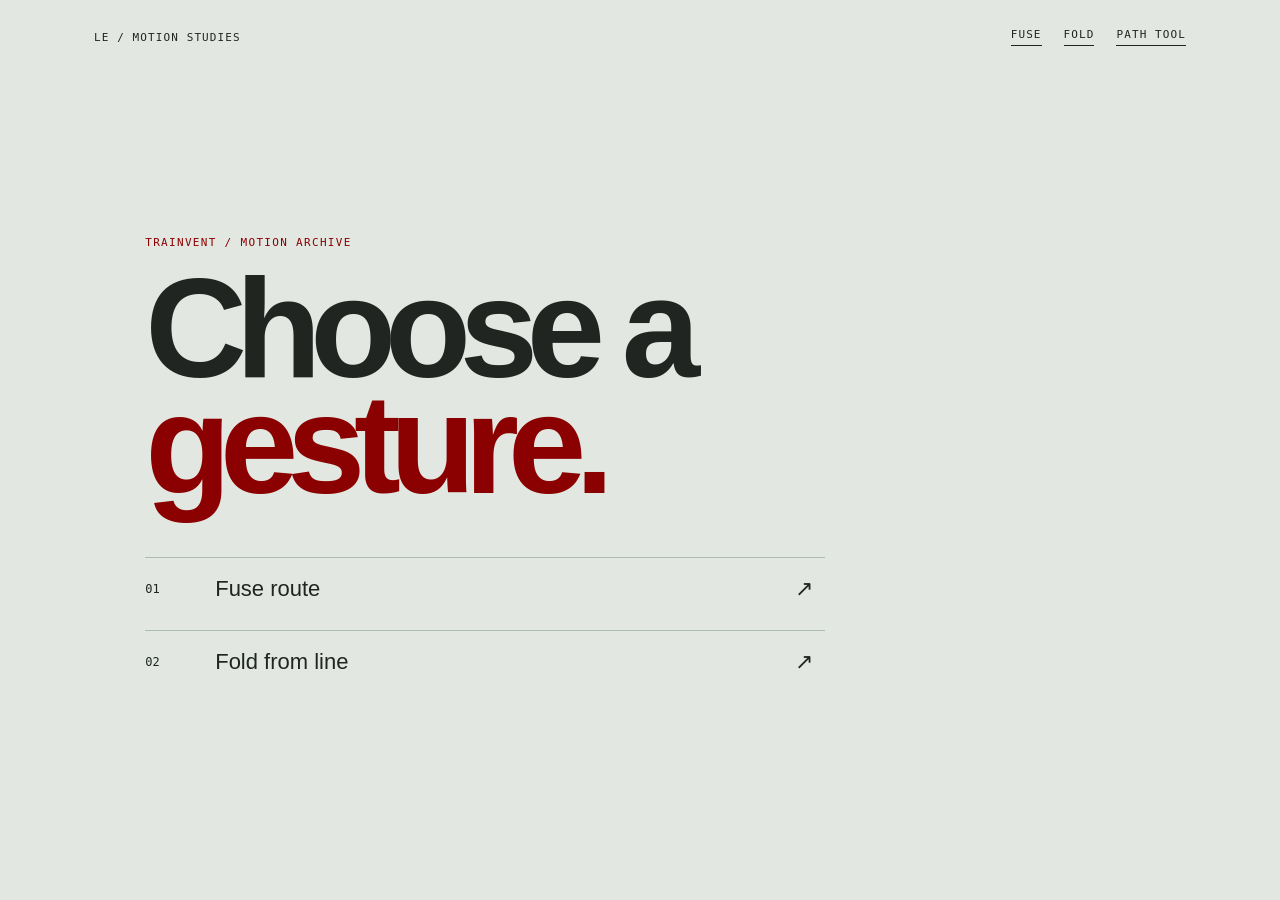
<file: index.html>
<!doctype html>
<html lang="en">
  <head>
    <meta charset="UTF-8" />
    <meta name="viewport" content="width=device-width, initial-scale=1.0" />
    <title>Le Logo | Motion Studies</title>
    <link rel="stylesheet" href="./home.css" />
  </head>
  <body>
    <main>
      <nav><a href="./">LE / MOTION STUDIES</a><span><a href="./fuse/">FUSE</a><a href="./fold/">FOLD</a><a href="./path-tool/">PATH TOOL</a></span></nav>
      <section>
        <p>TRAINVENT / MOTION ARCHIVE</p>
        <h1>Choose a<br /><em>gesture.</em></h1>
        <div class="choices">
          <a href="./fuse/"><strong>01</strong><span>Fuse route</span><b>↗</b></a>
          <a href="./fold/"><strong>02</strong><span>Fold from line</span><b>↗</b></a>
        </div>
      </section>
    </main>
  </body>
</html>
</file>
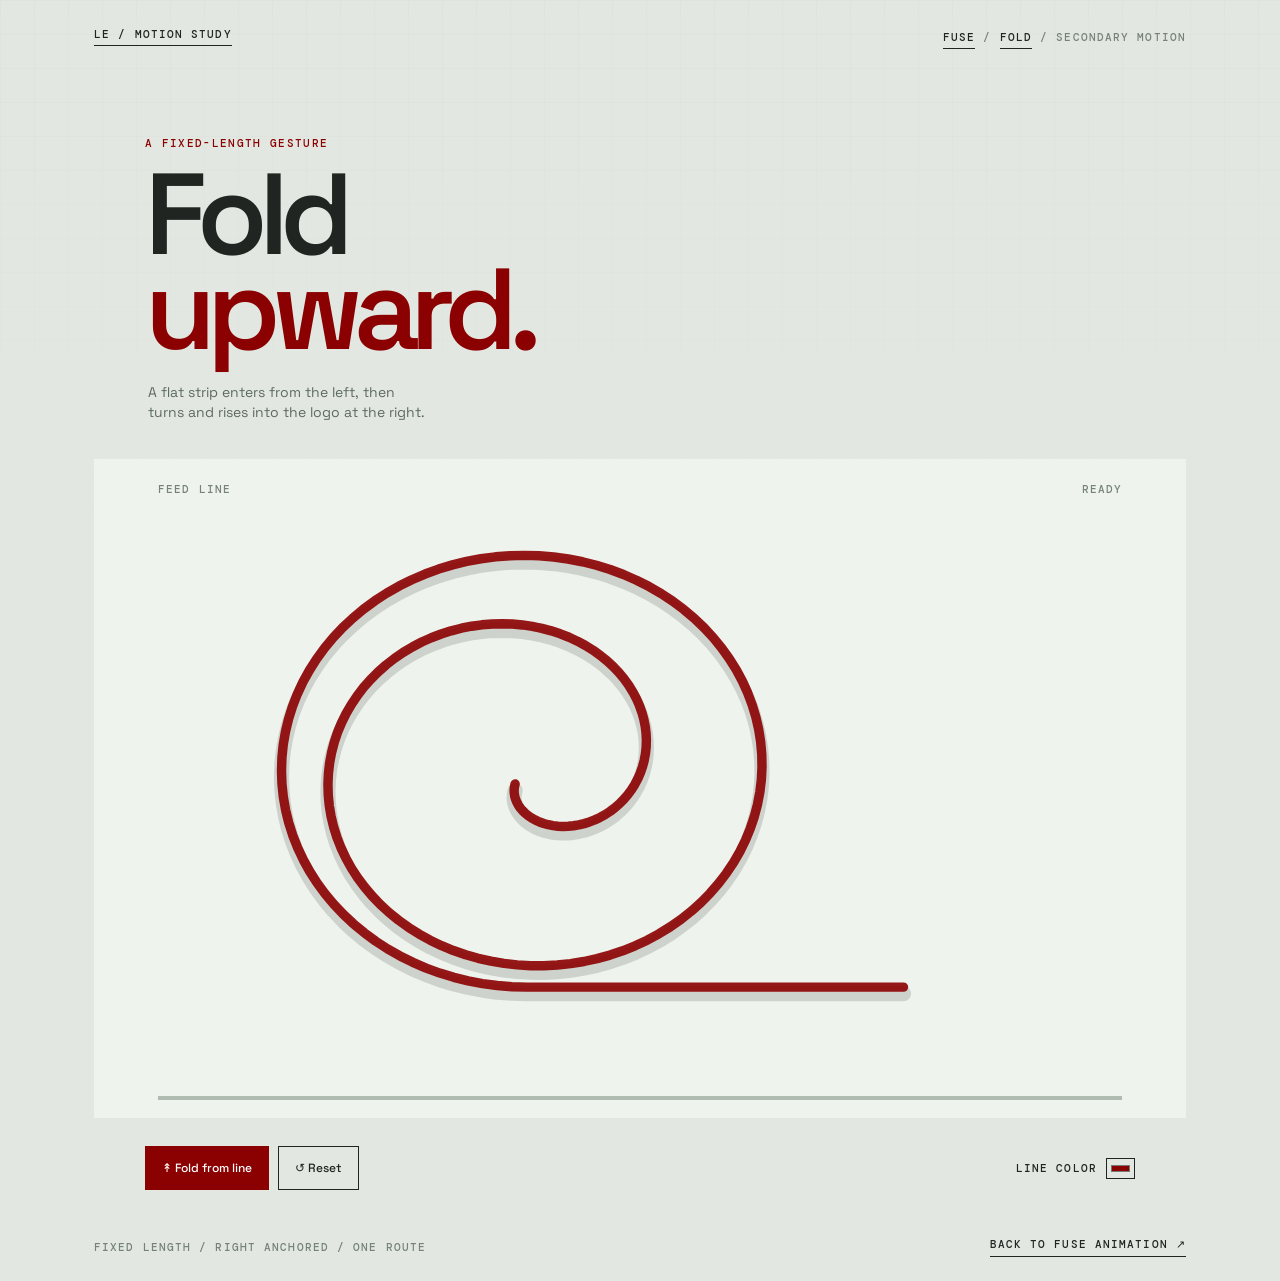
<file: fold/index.html>
<!doctype html>
<html lang="en">
  <head>
    <meta charset="UTF-8" />
    <meta name="viewport" content="width=device-width, initial-scale=1.0" />
    <title>Le Logo | Fold Study</title>
    <link rel="preconnect" href="https://fonts.googleapis.com" />
    <link rel="preconnect" href="https://fonts.gstatic.com" crossorigin />
    <link href="https://fonts.googleapis.com/css2?family=DM+Mono:wght@400;500&family=Space+Grotesk:wght@400;500;600;700&display=swap" rel="stylesheet" />
    <link rel="stylesheet" href="./style.css?v=7" />
  </head>
  <body>
    <main class="fold-page">
      <nav><a href="../">LE / MOTION STUDY</a><span><a href="../fuse/">FUSE</a> / <a href="./">FOLD</a> / SECONDARY MOTION</span></nav>
      <header>
        <p class="eyebrow">A fixed-length gesture</p>
        <h1>Fold<br /><em>upward.</em></h1>
        <p class="lede">A flat strip enters from the left, then turns and rises into the logo at the right.</p>
      </header>
      <section class="fold-stage" aria-label="Logo folding from a horizontal line">
        <div class="stage-label"><span>FEED LINE</span><span id="state">READY</span></div>
        <svg id="fold-canvas" viewBox="0 0 900 620" role="img" aria-label="A horizontal line feeding a logo that folds upward on the right">
          <path id="line-shadow" />
          <path id="line-pulse" />
          <g id="logo-art" class="route-source" transform="translate(729 520) scale(.32)">
            <g id="logo-fold">
              <path class="logo-guide" d="M450 9.45 L831.5275 670.275 L68.4725 670.275 Z" />
              <path class="logo-guide" d="M548.3474 179.7927 L634.8327 670.275 L166.8199 499.9323 Z" />
              <path class="logo-guide" d="M570.641 306.2257 L514.1917 626.3653 L265.1673 417.409 Z" />
              <path class="logo-guide" d="M556.0899 388.749 L450 572.502 L343.9101 388.749 Z" />
              <path id="fold-route" d="M450 9.45 L166.8199 499.9323 L265.1673 417.409 L450 572.502 L343.9101 388.749 L556.0899 388.749 L450 572.502 L514.1917 626.3653 L556.0899 388.749 L570.641 306.2257 L343.9101 388.749 L265.1673 417.409 L548.3474 179.7927 L570.641 306.2257 L634.8327 670.275 L514.1917 626.3653 L166.8199 499.9323 L68.4725 670.275 L634.8327 670.275 L831.5275 670.275 L548.3474 179.7927 L450 9.45 A445 445 0 0 0 68.4725 670.275 A445 445 0 0 0 831.5275 670.275 A445 445 0 0 0 450 9.45" />
            </g>
          </g>
        </svg>
        <div class="progress-track"><span id="progress"></span></div>
      </section>
      <section class="controls">
        <button id="fold" class="primary" type="button">↟ Fold from line</button>
        <button id="reset" type="button">↺ Reset</button>
        <label for="color">Line color <input id="color" type="color" value="#8b0000" /></label>
      </section>
      <footer><span>Fixed length / right anchored / one route</span><a href="../fuse/">Back to fuse animation ↗</a></footer>
    </main>
    <script src="https://cdn.jsdelivr.net/npm/gsap@3.12.7/dist/gsap.min.js"></script>
    <script src="./app.js"></script>
  </body>
</html>
</file>
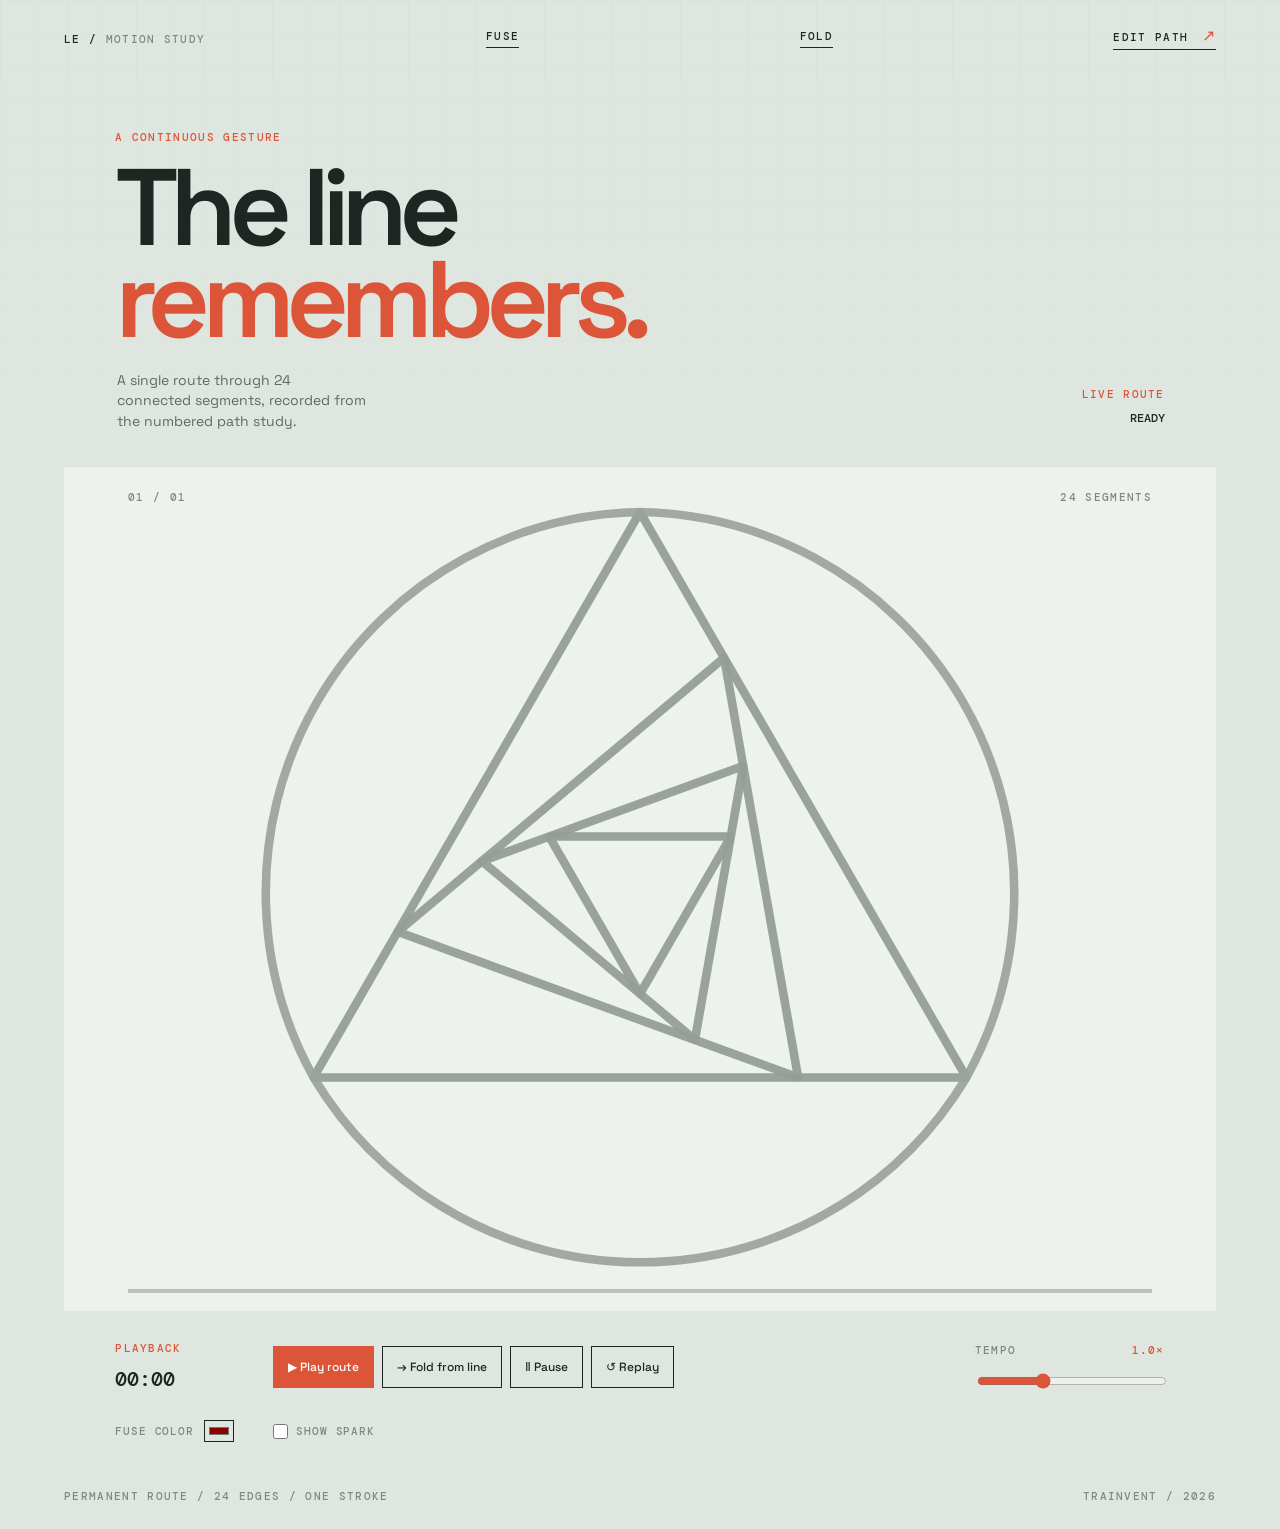
<file: fuse/index.html>
<!doctype html>
<html lang="en">
  <head>
    <meta charset="UTF-8" />
    <meta name="viewport" content="width=device-width, initial-scale=1.0" />
    <title>Le Logo | Motion Study</title>
    <link rel="preconnect" href="https://fonts.googleapis.com" />
    <link rel="preconnect" href="https://fonts.gstatic.com" crossorigin />
    <link href="https://fonts.googleapis.com/css2?family=DM+Mono:wght@400;500&family=Space+Grotesk:wght@400;500;600;700&display=swap" rel="stylesheet" />
    <link rel="stylesheet" href="./style.css" />
  </head>
  <body>
    <main class="motion-page">
      <nav class="topbar">
        <a class="brand" href="../">LE / <span>MOTION STUDY</span></a>
        <a class="tool-link" href="../fuse/">Fuse</a>
        <a class="tool-link" href="../fold/">Fold</a>
        <a class="tool-link" href="../path-tool/">Edit path <span aria-hidden="true">↗</span></a>
      </nav>

      <section class="hero">
        <div class="hero-copy">
          <p class="eyebrow">A continuous gesture</p>
          <h1>The line<br /><em>remembers.</em></h1>
          <p class="lede">A single route through 24 connected segments, recorded from the numbered path study.</p>
        </div>
        <div class="route-meta">
          <span class="meta-label">LIVE ROUTE</span>
          <span id="route-state">READY</span>
        </div>
      </section>

      <section class="stage" aria-label="Animated logo">
        <div class="stage-header"><span>01 / 01</span><span id="segment-readout">24 SEGMENTS</span></div>
        <le-fuse-animation id="logo" active-color="#8b0000" burned-color="#59635d" guide-color="#b9c5ba"></le-fuse-animation>
        <div class="progress-track"><span id="progress"></span></div>
      </section>

      <section class="controls" aria-label="Animation controls">
        <div class="control-copy"><span class="eyebrow">Playback</span><strong id="time-readout">00:00</strong></div>
        <div class="button-row">
          <button id="play" class="button button-primary" type="button"><span aria-hidden="true">▶</span> Play route</button>
          <button id="fold" class="button" type="button"><span aria-hidden="true">→</span> Fold from line</button>
          <button id="pause" class="button" type="button"><span aria-hidden="true">Ⅱ</span> Pause</button>
          <button id="replay" class="button" type="button"><span aria-hidden="true">↺</span> Replay</button>
        </div>
        <label class="speed-control" for="speed">Tempo <output id="speed-value">1.0×</output><input id="speed" type="range" min="0.5" max="2" step="0.25" value="1" /></label>
        <label class="color-control" for="active-color">Fuse color <input id="active-color" type="color" value="#8b0000" /></label>
        <label class="ember-toggle"><input id="show-ember" type="checkbox" /><span>Show spark</span></label>
      </section>

      <footer><span>Permanent route / 24 edges / one stroke</span><span class="mono">TRAINVENT / 2026</span></footer>
    </main>
    <script src="https://cdn.jsdelivr.net/npm/gsap@3.12.7/dist/gsap.min.js"></script>
    <script src="./fuse-animation.js"></script>
    <script src="./app.js"></script>
  </body>
</html>
</file>
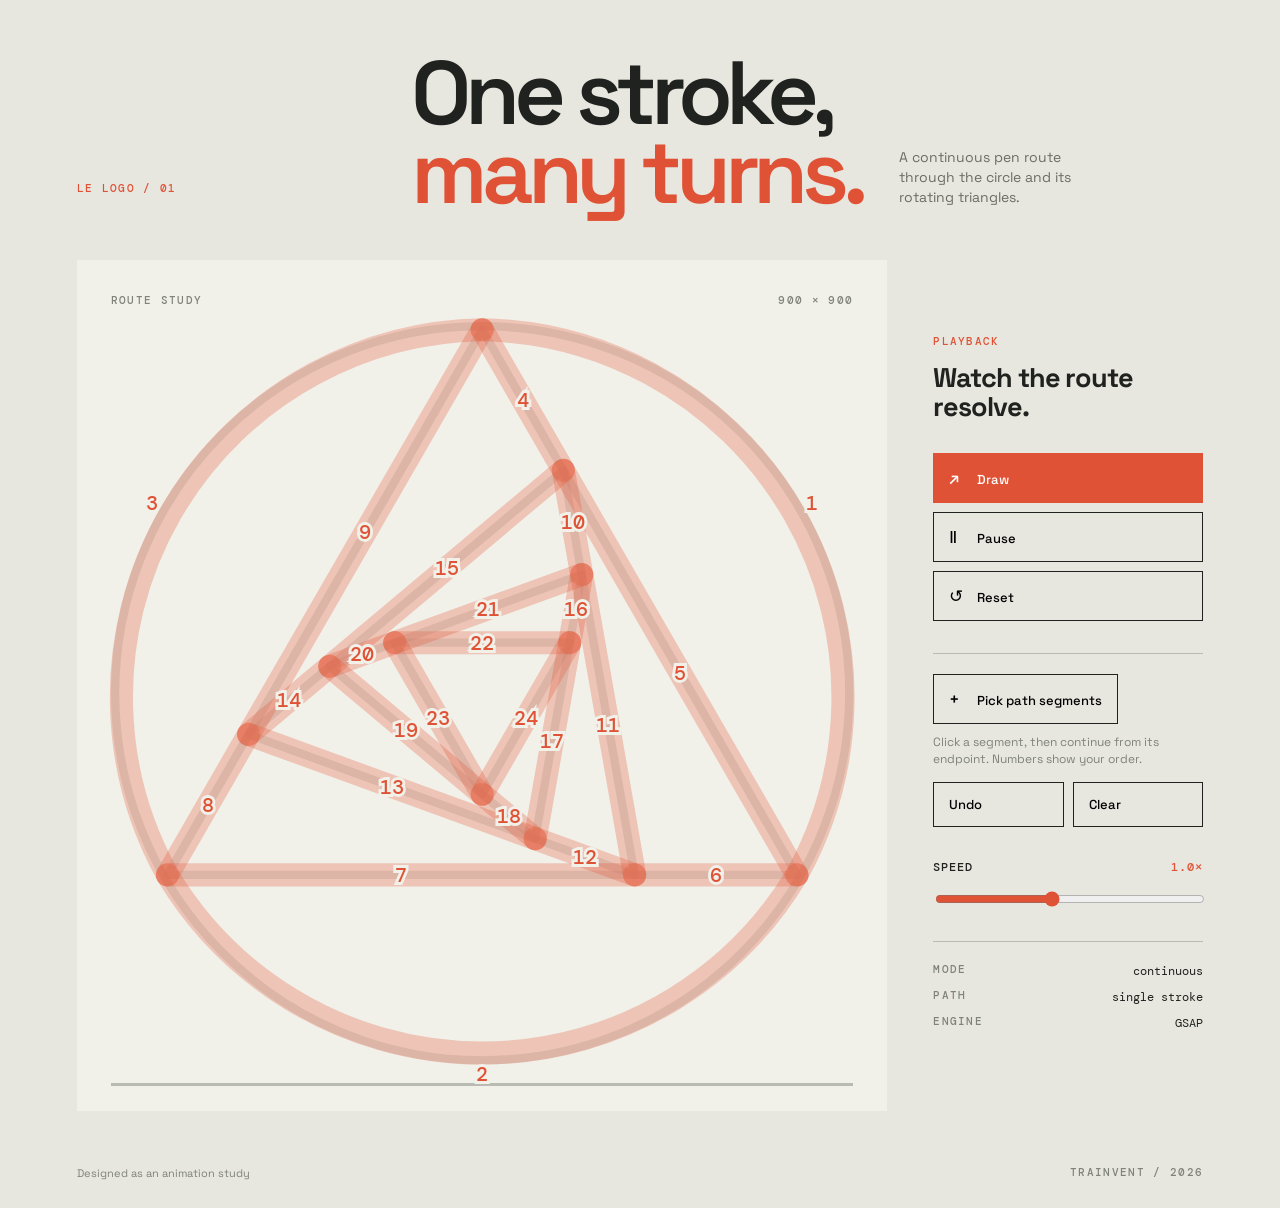
<file: path-tool/index.html>
<!doctype html>
<html lang="en">
  <head>
    <meta charset="UTF-8" />
    <meta name="viewport" content="width=device-width, initial-scale=1.0" />
    <title>Le Logo | One Stroke</title>
    <link rel="preconnect" href="https://fonts.googleapis.com" />
    <link rel="preconnect" href="https://fonts.gstatic.com" crossorigin />
    <link href="https://fonts.googleapis.com/css2?family=DM+Mono:wght@400;500&family=Space+Grotesk:wght@400;500;600;700&display=swap" rel="stylesheet" />
    <link rel="stylesheet" href="./style.css" />
  </head>
  <body>
    <main class="stage">
      <header class="masthead">
        <p class="eyebrow">Le Logo / 01</p>
        <h1>One stroke,<br /><em>many turns.</em></h1>
        <p class="intro">A continuous pen route through the circle and its rotating triangles.</p>
      </header>

      <section class="workspace" aria-label="Logo animation">
        <div class="artboard">
          <div class="artboard-label">ROUTE STUDY <span>900 × 900</span></div>
          <svg id="logo" viewBox="0 0 900 900" role="img" aria-label="Animated one-stroke logo">
            <circle class="guide" cx="450" cy="450" r="445" />
            <path class="guide" d="M450 9.45 L831.5275 670.275 L68.4725 670.275 Z" />
            <path class="guide" d="M548.3474 179.7927 L634.8327 670.275 L166.8199 499.9323 Z" />
            <path class="guide" d="M570.641 306.2257 L514.1917 626.3653 L265.1673 417.409 Z" />
            <path class="guide" d="M556.0899 388.749 L450 572.502 L343.9101 388.749 Z" />
            <g id="edge-picker" aria-label="Clickable logo segments"></g>
            <g id="edge-labels" aria-hidden="true"></g>

            <path id="route" d="M450 9.45
              A445 445 0 0 1 831.5275 670.275
              A445 445 0 0 1 68.4725 670.275
              A445 445 0 0 1 450 9.45
              L548.3474 179.7927 L831.5275 670.275
              L634.8327 670.275 L68.4725 670.275
              L166.8199 499.9323 L514.1917 626.3653
              L634.8327 670.275 L570.641 306.2257
              L548.3474 179.7927 L265.1673 417.409
              L450 572.502 L514.1917 626.3653
              L556.0899 388.749 L343.9101 388.749
              L450 572.502 L556.0899 388.749
              L570.641 306.2257 L343.9101 388.749
              L265.1673 417.409 L166.8199 499.9323 L450 9.45" />
            <circle id="pen" cx="450" cy="9.45" r="12" />
          </svg>
          <div class="progress-line"><span id="progress"></span></div>
        </div>

        <aside class="controls">
          <div>
            <p class="eyebrow">Playback</p>
            <h2>Watch the route resolve.</h2>
          </div>
          <div class="control-group">
            <button id="draw" class="primary" type="button"><span class="icon">↗</span> Draw</button>
            <button id="pause" class="secondary" type="button"><span class="icon">Ⅱ</span> Pause</button>
            <button id="reset" class="secondary" type="button"><span class="icon">↺</span> Reset</button>
          </div>
          <div class="pick-tools">
            <button id="pick" class="secondary" type="button"><span class="icon">+</span> Pick path segments</button>
            <p id="pick-help">Click a segment, then continue from its endpoint. Numbers show your order.</p>
            <div class="pick-actions">
              <button id="undo-pick" class="secondary" type="button" disabled>Undo</button>
              <button id="clear-picks" class="secondary" type="button" disabled>Clear</button>
            </div>
          </div>
          <label class="speed-control" for="speed">Speed <output id="speed-value">1.0×</output>
            <input id="speed" type="range" min="0.25" max="2" step="0.25" value="1" />
          </label>
          <dl class="stats">
            <div><dt>Mode</dt><dd>continuous</dd></div>
            <div><dt>Path</dt><dd>single stroke</dd></div>
            <div><dt>Engine</dt><dd>GSAP</dd></div>
          </dl>
        </aside>
      </section>
      <footer><span>Designed as an animation study</span><span class="mono">TRAINVENT / 2026</span></footer>
    </main>
    <script src="https://cdn.jsdelivr.net/npm/gsap@3.12.7/dist/gsap.min.js"></script>
    <script src="./app.js"></script>
  </body>
</html>
</file>
<file: home.css>
:root { --ink: #202522; --muted: #718078; --paper: #e2e8e1; --accent: #8b0000; }
* { box-sizing: border-box; }
body { margin: 0; min-height: 100vh; color: var(--ink); background: var(--paper); font-family: "Space Grotesk", sans-serif; }
main { max-width: 1220px; min-height: 100vh; margin: auto; padding: 28px 5vw; display: flex; flex-direction: column; }
nav { display: flex; justify-content: space-between; align-items: center; font: 500 11px "DM Mono", monospace; letter-spacing: .1em; text-transform: uppercase; }
a { color: inherit; text-decoration: none; }
nav span { display: flex; gap: 22px; }
nav span a { border-bottom: 1px solid var(--ink); padding-bottom: 4px; }
section { margin: auto 4vw; }
section > p { color: var(--accent); font: 500 11px "DM Mono", monospace; letter-spacing: .12em; }
h1 { margin: 22px 0 55px; font-size: clamp(64px, 11vw, 150px); line-height: .82; letter-spacing: -.08em; font-weight: 600; }
em { color: var(--accent); font-style: normal; }
.choices { display: grid; gap: 10px; max-width: 680px; }
.choices a { display: grid; grid-template-columns: 70px 1fr 30px; align-items: center; border-top: 1px solid #aebbb0; padding: 18px 0; transition: color .2s, padding .2s; }
.choices a:hover { color: var(--accent); padding-left: 10px; }
.choices strong { font: 500 12px "DM Mono", monospace; }
.choices span { font-size: 22px; }
.choices b { font-size: 22px; font-weight: 400; }
@media (max-width: 650px) { main { padding-inline: 20px; } section { margin-inline: 0; } nav span { gap: 10px; } .choices span { font-size: 18px; } }
</file>
<file: fold/style.css>
:root { --ink: #202522; --muted: #76827a; --paper: #e2e8e1; --panel: #eef3ed; --line: #aebbb0; --accent: #8b0000; }
* { box-sizing: border-box; }
body { margin: 0; color: var(--ink); background: var(--paper); font-family: "Space Grotesk", sans-serif; }
body::before { content: ""; position: fixed; inset: 0; opacity: .2; pointer-events: none; background-image: linear-gradient(rgba(32,37,34,.08) 1px, transparent 1px), linear-gradient(90deg, rgba(32,37,34,.08) 1px, transparent 1px); background-size: 34px 34px; mask-image: linear-gradient(to bottom, #000, transparent 75%); }
.fold-page { position: relative; max-width: 1220px; min-height: 100vh; margin: auto; padding: 28px 5vw 24px; display: flex; flex-direction: column; }
nav, footer, .stage-label, .controls { font: 500 11px/1.2 "DM Mono", monospace; letter-spacing: .1em; text-transform: uppercase; }
nav, footer { display: flex; justify-content: space-between; align-items: center; }
nav a, footer a { color: var(--ink); text-decoration: none; border-bottom: 1px solid var(--ink); padding-bottom: 4px; }
nav span, footer { color: var(--muted); }
header { padding: 10vh 4vw 4vh; }
.eyebrow { color: var(--accent); font: 500 11px "DM Mono", monospace; letter-spacing: .12em; text-transform: uppercase; margin: 0 0 18px; }
h1 { margin: 0; font-size: clamp(60px, 9vw, 132px); line-height: .82; letter-spacing: -.08em; font-weight: 600; }
h1 em { color: var(--accent); font-style: normal; }
.lede { max-width: 285px; margin: 25px 0 0 3px; color: #5d6a60; font-size: 14px; line-height: 1.45; }
.fold-stage { background: var(--panel); padding: 24px 5vw 18px; overflow: hidden; }
.stage-label { display: flex; justify-content: space-between; color: var(--muted); }
#fold-canvas { display: block; width: min(100%, 850px); height: auto; margin: 0 auto; overflow: visible; }
#logo-art { display: none; }
#line-shadow, #line-pulse { fill: none; stroke-linecap: round; stroke-linejoin: round; }
#line-shadow { stroke: rgba(32,37,34,.16); stroke-width: 16; transform: translateY(7px); }
#line-pulse { stroke: var(--accent); stroke-width: 10; opacity: .9; }
.logo-guide { fill: none; stroke: var(--line); stroke-width: 10; opacity: .28; stroke-linecap: round; stroke-linejoin: round; }
#fold-route { fill: none; stroke: var(--accent); stroke-width: 12; stroke-linecap: round; stroke-linejoin: round; }
#fold-point { fill: var(--panel); stroke: var(--accent); stroke-width: 5; opacity: 0; }
.progress-track { height: 4px; background: var(--line); margin-top: 15px; }
.progress-track span { display: block; width: 0; height: 100%; background: var(--accent); }
.controls { display: flex; align-items: center; gap: 9px; padding: 28px 4vw 0; }
button { border: 1px solid var(--ink); background: transparent; color: var(--ink); padding: 13px 16px; cursor: pointer; font: 500 12px "Space Grotesk", sans-serif; text-transform: none; letter-spacing: 0; }
button:hover, .primary { background: var(--accent); border-color: var(--accent); color: #fff; }
label { display: inline-flex; align-items: center; gap: 9px; margin-left: auto; }
input[type="color"] { width: 29px; height: 21px; padding: 2px; border: 1px solid var(--ink); background: transparent; cursor: pointer; }
footer { margin-top: auto; padding-top: 48px; }
@media (max-width: 700px) { .fold-page { padding-inline: 18px; } header { padding: 11vh 0 30px; } .fold-stage { padding-inline: 16px; } .controls { flex-wrap: wrap; padding-inline: 0; } label { margin-left: 0; width: 100%; margin-top: 5px; } footer { display: block; line-height: 2.2; } footer a { display: inline-block; } }
</file>
<file: fuse/style.css>
:root {
  --ink: #1e2522;
  --muted: #7f8981;
  --paper: #dfe6df;
  --panel: #edf2ec;
  --line: #b9c5ba;
  --accent: #dc5538;
  --teal: #327c75;
}

* { box-sizing: border-box; }
body { margin: 0; background: var(--paper); color: var(--ink); font-family: "Space Grotesk", sans-serif; }
body::before { content: ""; position: fixed; inset: 0; pointer-events: none; opacity: .23; background-image: linear-gradient(rgba(30,37,34,.08) 1px, transparent 1px), linear-gradient(90deg, rgba(30,37,34,.08) 1px, transparent 1px); background-size: 34px 34px; mask-image: linear-gradient(to bottom, black, transparent 72%); }
.motion-page { position: relative; max-width: 1280px; min-height: 100vh; margin: 0 auto; padding: 28px 5vw 26px; display: flex; flex-direction: column; }
.topbar, footer { display: flex; align-items: center; justify-content: space-between; }
.brand, .tool-link { color: var(--ink); text-decoration: none; font: 500 11px/1 "DM Mono", monospace; letter-spacing: .12em; text-transform: uppercase; }
.brand span { color: var(--muted); }
.tool-link { border-bottom: 1px solid var(--ink); padding-bottom: 5px; }
.tool-link span { color: var(--accent); font-size: 16px; margin-left: 5px; }
.hero { display: flex; justify-content: space-between; align-items: end; gap: 30px; padding: 9vh 4vw 4vh; }
.eyebrow, .meta-label, footer, .stage-header, .speed-control { font: 500 11px/1.2 "DM Mono", monospace; letter-spacing: .12em; text-transform: uppercase; }
.eyebrow { color: var(--accent); margin: 0 0 18px; }
h1 { font-size: clamp(58px, 8.5vw, 132px); line-height: .84; letter-spacing: -.08em; margin: 0; font-weight: 600; }
h1 em { color: var(--accent); font-style: normal; }
.lede { max-width: 250px; color: #5e6a61; font-size: 14px; line-height: 1.45; margin: 25px 0 0 2px; }
.route-meta { display: grid; gap: 9px; text-align: right; padding-bottom: 5px; color: var(--accent); }
.route-meta span:last-child { color: var(--ink); font: 500 12px "DM Mono", monospace; }
.stage { position: relative; background: var(--panel); padding: 24px 5vw 18px; overflow: hidden; }
.stage::after { content: "LE"; position: absolute; right: 2vw; bottom: -1.2em; color: rgba(50,124,117,.08); font-size: 27vw; font-weight: 700; letter-spacing: -.15em; pointer-events: none; }
.stage-header { position: relative; z-index: 1; display: flex; justify-content: space-between; color: var(--muted); }
.stage le-fuse-animation { position: relative; z-index: 1; display: block; width: min(100%, 770px); margin: 0 auto; }
.guide { fill: none; stroke: var(--line); stroke-width: 10; stroke-linecap: round; stroke-linejoin: round; opacity: .32; }
#burned-route { fill: none; stroke: #59635d; stroke-width: 10; stroke-linecap: round; stroke-linejoin: round; opacity: .5; }
#route { fill: none; stroke: var(--accent); stroke-width: 12; stroke-linecap: round; stroke-linejoin: round; }
#pen-halo { fill: none; stroke: var(--accent); stroke-width: 3; opacity: 0; }
#pen { fill: var(--panel); stroke: var(--accent); stroke-width: 6; opacity: 0; }
.progress-track { position: relative; z-index: 1; height: 4px; background: var(--line); margin-top: 15px; }
.progress-track span { display: block; width: 0; height: 100%; background: var(--accent); transform-origin: left; }
.controls { display: grid; grid-template-columns: 130px 1fr 190px; align-items: center; gap: 28px; padding: 31px 4vw 0; }
.control-copy { display: grid; gap: 11px; }
.control-copy .eyebrow { margin: 0; }
.control-copy strong { font: 500 20px "DM Mono", monospace; }
.button-row { display: flex; gap: 8px; }
.button { border: 1px solid var(--ink); background: transparent; color: var(--ink); padding: 12px 14px; cursor: pointer; font: 500 12px "Space Grotesk", sans-serif; transition: background .2s, color .2s, transform .2s; }
.button:hover { background: var(--ink); color: var(--paper); transform: translateY(-2px); }
.button-primary { background: var(--accent); color: #fff; border-color: var(--accent); }
.speed-control { color: var(--muted); }
.speed-control output { float: right; color: var(--accent); }
input[type="range"] { display: block; width: 100%; margin-top: 16px; accent-color: var(--accent); }
.ember-toggle { display: inline-flex; align-items: center; gap: 8px; color: var(--muted); font: 500 11px "DM Mono", monospace; letter-spacing: .08em; text-transform: uppercase; white-space: nowrap; }
.ember-toggle input { width: 15px; height: 15px; margin: 0; accent-color: var(--accent); }
.color-control { display: inline-flex; align-items: center; gap: 10px; color: var(--muted); font: 500 11px "DM Mono", monospace; letter-spacing: .08em; text-transform: uppercase; white-space: nowrap; }
.color-control input { width: 30px; height: 22px; padding: 2px; border: 1px solid var(--ink); background: transparent; cursor: pointer; }
footer { margin-top: auto; padding-top: 48px; color: var(--muted); }
.mono { font-family: "DM Mono", monospace; }
@media (max-width: 800px) {
  .motion-page { padding: 22px 18px 20px; }
  .hero { display: block; padding: 12vh 0 30px; }
  .route-meta { text-align: left; margin-top: 30px; display: flex; gap: 14px; align-items: center; }
  .stage { padding-inline: 18px; }
  .controls { grid-template-columns: 1fr; gap: 22px; padding-inline: 0; }
  .button-row { flex-wrap: wrap; }
  footer { display: block; line-height: 2; }
  footer .mono { display: block; }
}
</file>
<file: path-tool/style.css>
:root {
  --ink: #20221f;
  --muted: #7f837a;
  --paper: #e7e6df;
  --line: #b8bbb2;
  --accent: #e05235;
  --panel: #f1f0e9;
}

* { box-sizing: border-box; }
body { margin: 0; background: var(--paper); color: var(--ink); font-family: "Space Grotesk", sans-serif; }
.stage { max-width: 1320px; margin: 0 auto; padding: 54px 6vw 28px; min-height: 100vh; display: flex; flex-direction: column; }
.masthead { display: grid; grid-template-columns: 1fr 1.5fr 1fr; align-items: end; gap: 30px; margin-bottom: 48px; }
.eyebrow, .mono, dt, .artboard-label { font: 500 11px/1.2 "DM Mono", monospace; letter-spacing: .12em; text-transform: uppercase; }
.eyebrow { color: var(--accent); margin: 0 0 16px; }
h1 { font-size: clamp(48px, 7vw, 96px); line-height: .88; letter-spacing: -.07em; margin: 0; font-weight: 600; }
h1 em { color: var(--accent); font-style: normal; }
.intro { max-width: 210px; margin: 0 0 4px; color: #6a6d65; line-height: 1.45; font-size: 14px; }
.workspace { display: grid; grid-template-columns: minmax(0, 1fr) 270px; gap: 46px; align-items: center; }
.artboard { position: relative; background: var(--panel); padding: 34px 34px 25px; }
.artboard-label { display: flex; justify-content: space-between; color: var(--muted); margin-bottom: 15px; }
#logo { display: block; width: 100%; height: auto; overflow: visible; }
.guide { fill: none; stroke: var(--line); stroke-width: 10; stroke-linecap: round; stroke-linejoin: round; opacity: .42; }
#route { fill: none; stroke: var(--accent); stroke-width: 10; stroke-linecap: round; stroke-linejoin: round; pointer-events: none; }
#edge-picker { pointer-events: all; }
#edge-picker path { fill: none; stroke: rgba(0, 0, 0, .001); stroke-width: 28; stroke-linecap: round; stroke-linejoin: round; cursor: crosshair; pointer-events: stroke; }
#edge-picker path:hover { stroke: rgba(224, 82, 53, .2); }
#edge-picker path.picked { stroke: rgba(224, 82, 53, .28); }
#edge-labels text { fill: var(--accent); font: 500 24px "DM Mono", monospace; paint-order: stroke; stroke: var(--panel); stroke-width: 7px; text-anchor: middle; dominant-baseline: central; pointer-events: none; }
#pen { fill: var(--panel); stroke: var(--accent); stroke-width: 7; opacity: 0; pointer-events: none; }
.progress-line { height: 3px; background: var(--line); margin-top: 19px; overflow: hidden; }
.progress-line span { display: block; height: 100%; width: 0; background: var(--accent); }
.controls { display: flex; flex-direction: column; gap: 32px; }
h2 { font-size: 27px; line-height: 1.05; letter-spacing: -.04em; margin: 0; max-width: 220px; }
.control-group { display: grid; gap: 9px; }
.pick-tools { border-top: 1px solid var(--line); padding-top: 20px; }
.pick-tools p { color: var(--muted); font-size: 12px; line-height: 1.4; margin: 10px 0 14px; }
.pick-actions { display: grid; grid-template-columns: 1fr 1fr; gap: 9px; }
button:disabled { cursor: not-allowed; opacity: .4; }
button { border: 1px solid var(--ink); font: 500 13px "Space Grotesk", sans-serif; padding: 13px 15px; text-align: left; cursor: pointer; transition: background .2s, color .2s; }
button:hover { background: var(--ink); color: var(--paper); }
button.primary { background: var(--accent); color: #fff; border-color: var(--accent); }
button.primary:hover { background: var(--ink); border-color: var(--ink); }
.secondary { background: transparent; }
.icon { display: inline-block; width: 25px; font-size: 17px; }
.speed-control { font: 500 12px "DM Mono", monospace; text-transform: uppercase; letter-spacing: .08em; }
output { float: right; color: var(--accent); }
input[type="range"] { display: block; width: 100%; margin-top: 16px; accent-color: var(--accent); }
.stats { border-top: 1px solid var(--line); margin: 0; padding: 16px 0 0; }
.stats div { display: flex; justify-content: space-between; padding: 5px 0; }
dt { color: var(--muted); } dd { margin: 0; font: 12px "DM Mono", monospace; }
footer { margin-top: auto; padding-top: 55px; display: flex; justify-content: space-between; color: var(--muted); font-size: 11px; }
@media (max-width: 820px) {
  .stage { padding: 30px 20px 20px; }
  .masthead { display: block; margin-bottom: 32px; }
  .intro { margin-top: 20px; }
  .workspace { grid-template-columns: 1fr; gap: 27px; }
  .controls { display: grid; grid-template-columns: 1fr 1fr; gap: 20px; }
  .controls > :first-child { grid-column: 1 / -1; }
  .stats { grid-column: 1 / -1; }
  footer { padding-top: 35px; }
}
</file>
